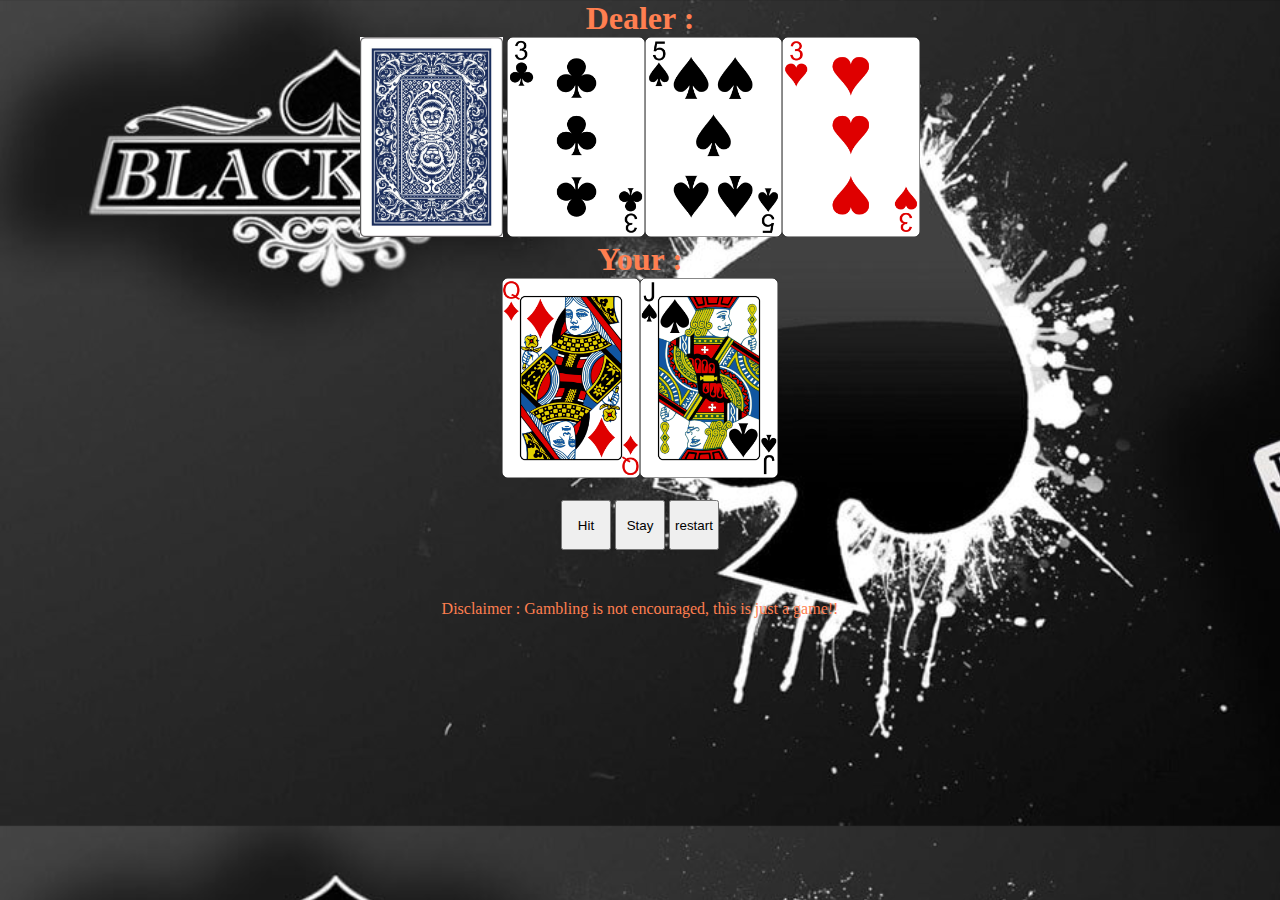
<file: Black Jack/index.html>
<!DOCTYPE html>
<html lang="en">

<head>
    <meta charset="UTF-8">
    <meta http-equiv="X-UA-Compatible" content="IE=edge">
    <meta name="viewport" content="width=device-width, initial-scale=1.0">
    <title>Black Jack</title>
    <link rel="stylesheet" href="./style.css">
</head>

<body>


    <h1> Dealer : <span id="dealer-sum"></span></h1>
    <div id="dealer-card">
        <img src="./img/back.jpg" alt="" class="back" id="hidden">
        <!-- <img src="./img/2-H.png" alt="" class="front"> -->
    </div>

    <h1>Your : <span id="player-sum"></span></h1>
    <div id="player-card">
        <!-- <img src="./img/back.jpg" alt="" class="back">
        <img src="./img/J-S.png" alt="" class="front"> -->
    </div>
    <br>

    <button id="hit">Hit</button>
    <button id="stay">Stay</button>
    <button id="restart">restart</button>
    <p id="result"></p>



    <p>Disclaimer : Gambling is not encouraged, this is just a game!!</p>
    <script src="./script.js"></script>
</body>

</html>
</file>
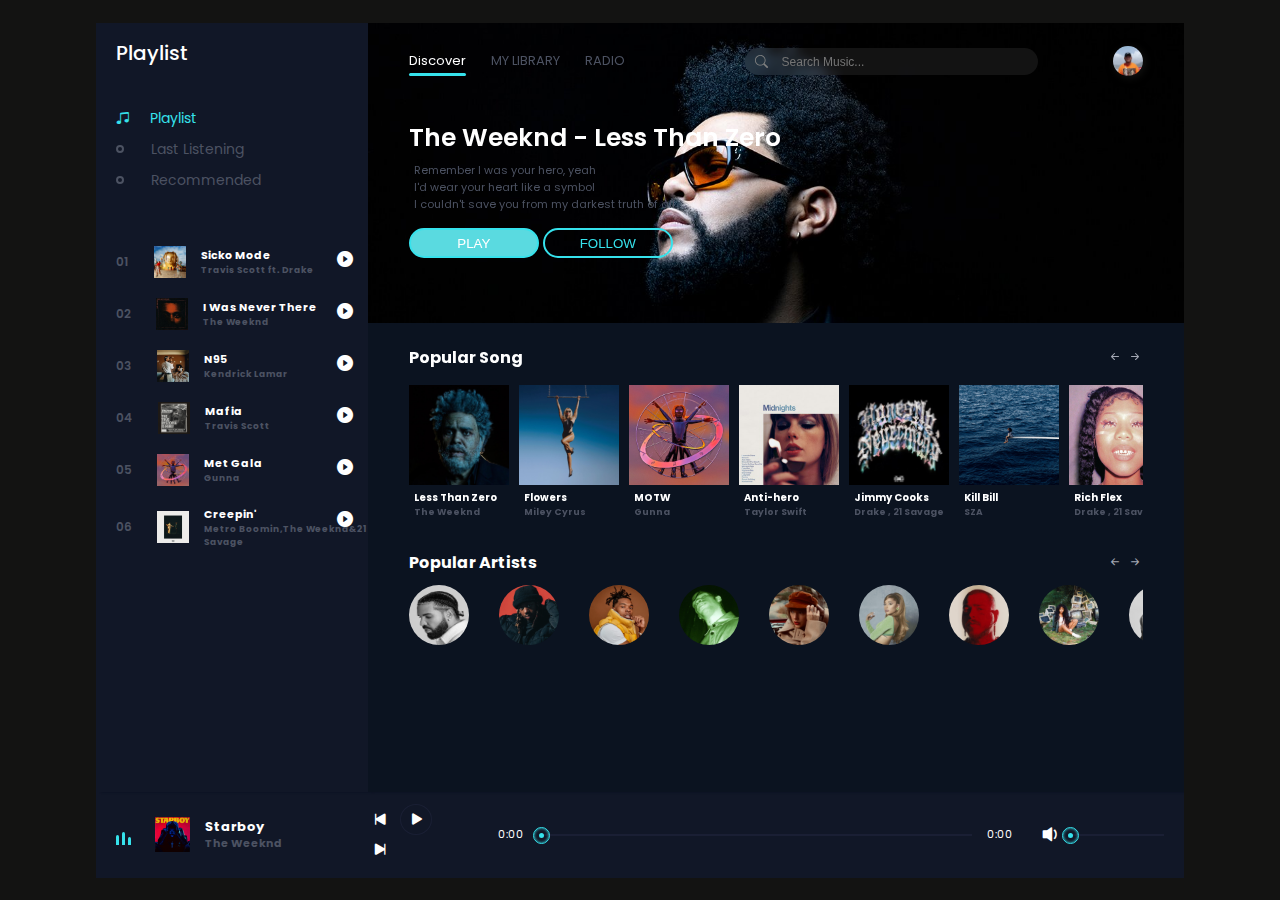
<file: Music Page/index.html>
<!DOCTYPE html>
<html lang="en">

<head>
    <meta charset="UTF-8">
    <meta name="viewport" content="width=device-width, initial-scale=1.0">
    <title>Music Page</title>
    <link href="https://cdn.jsdelivr.net/npm/bootstrap@5.3.0-alpha1/dist/css/bootstrap.min.css" rel="stylesheet"
        integrity="sha384-GLhlTQ8iRABdZLl6O3oVMWSktQOp6b7In1Zl3/Jr59b6EGGoI1aFkw7cmDA6j6gD" crossorigin="anonymous">
    <link rel="stylesheet" href="https://cdn.jsdelivr.net/npm/bootstrap-icons@1.10.3/font/bootstrap-icons.css">
    <link rel="stylesheet" href="./style.css">
</head>

<body>
    <header>
        <div class="menu_side">
            <h1>Playlist</h1>
            <div class="playlist">
                <h4 class="active"><span></span><i class="bi bi-music-note-beamed"></i> Playlist</h4>
                <h4><span></span><i class="bi bi-music-note-beamed"></i> Last Listening</h4>
                <h4><span></span><i class="bi bi-music-note-beamed"></i> Recommended</h4>
            </div>
            <div class="menu_song">
                <li class="songItem">
                    <span>01</span>
                    <img src="img/1.jpg" alt="astroworld">
                    <h5>
                        Sicko Mode
                        <div class="subtitle">Travis Scott</div>
                    </h5>
                    <i class="bi playListPlay bi-play-circle-fill" id="1"></i>
                </li>
                <li class="songItem">
                    <span>02</span>
                    <img src="img/2.jpg" alt="mydearmelancholy">
                    <h5>

                        <div class="subtitle">The Weeknd</div>
                    </h5>
                    <i class="bi playListPlay bi-play-circle-fill" id="2"></i>
                </li>
                <li class="songItem">
                    <span>03</span>
                    <img src="img/3.jpg" alt="mrmoralesandthebigstepper">
                    <h5>
                        N95
                        <div class="subtitle">Kendrick Lamar</div>
                    </h5>
                    <i class="bi playListPlay bi-play-circle-fill" id="3"></i>
                </li>
                <li class="songItem">
                    <span>04</span>
                    <img src="img/4.jpg" alt="mafia">
                    <h5>
                        Mafia
                        <div class="subtitle">Travis Scott</div>
                    </h5>
                    <i class="bi playListPlay bi-play-circle-fill" id="4"></i>
                </li>
                <li class="songItem">
                    <span>05</span>
                    <img src="img/5.jpg" alt="wunna">
                    <h5>
                        Met Gala
                        <div class="subtitle">Gunna</div>
                    </h5>
                    <i class="bi playListPlay bi-play-circle-fill" id="5"></i>
                </li>
                <li class="songItem">
                    <span>06</span>
                    <img src="img/6.jpg" alt="heroesandvillians">
                    <h5>
                        Creepin
                        <div class="subtitle">Metro boomin</div>
                    </h5>
                    <i class="bi playListPlay bi-play-circle-fill" id="6"></i>
                </li>
            </div>
        </div>


        <div class="song_side">
            <nav>
                <ul>
                    <li>Discover <span></span></li>
                    <li>MY LIBRARY</li>
                    <li>RADIO</li>
                </ul>
                <div class="search">
                    <i class="bi bi-search"></i>
                    <input type="text" placeholder="Search Music...">
                </div>
                <div class="user">
                    <img src="img/me.png" alt="User" title="Yang Cui">
                </div>
            </nav>
            <div class="content">
                <h1>The Weeknd - Less Than Zero</h1>
                <p>
                    Remember I was your hero, yeah
                    <br>
                    I'd wear your heart like a symbol
                    <br>
                    I couldn't save you from my darkest truth of all
                </p>
                <div class="buttons">
                    <button>PLAY</button>
                    <button>FOLLOW</button>
                </div>
            </div>
            <div class="popular_song">
                <div class="h4">
                    <h4>Popular Song</h4>
                    <div class="btn_s">
                        <i id="left_scroll" class="bi bi-arrow-left-short"></i>
                        <i id="right_scroll" class="bi bi-arrow-right-short"></i>
                    </div>
                </div>
                <div class="pop_song">
                    <li class="songItem">
                        <div class="img_play">
                            <img src="img/7.jpg" alt="dawnfm">
                            <i class="bi playListPlay bi-play-circle-fill" id="7"></i>
                        </div>
                        <h5>Less Than Zero
                            <br>
                            <div class="subtitle">The Weeknd</div>
                        </h5>
                    </li>
                    <li class="songItem">
                        <div class="img_play">
                            <img src="img/8.jpg" alt="flowers">
                            <i class="bi playListPlay bi-play-circle-fill" id="8"></i>

                        </div>
                        <h5>Flowers
                            <br>
                            <div class="subtitle">Miley Cyrus</div>
                        </h5>
                    </li>
                    <li class="songItem">
                        <div class="img_play">
                            <img src="img/9.jpg" alt="wunna">
                            <i class="bi playListPlay bi-play-circle-fill" id="9"></i>
                        </div>
                        <h5>MOTW
                            <br>
                            <div class="subtitle">Gunna</div>
                        </h5>
                    </li>
                    <li class="songItem">
                        <div class="img_play">
                            <img src="img/10.jpg" alt="midnights">
                            <i class="bi playListPlay bi-play-circle-fill" id="10"></i>
                        </div>
                        <h5>Anti-hero
                            <br>
                            <div class="subtitle">Taylor Swift</div>
                        </h5>
                    </li>
                    <li class="songItem">
                        <div class="img_play">
                            <img src="img/11.jpg" alt="honestlynevermind">
                            <i class="bi playListPlay bi-play-circle-fill" id="11"></i>
                        </div>
                        <h5>Jimmy Cooks
                            <br>
                            <div class="subtitle">Drake , 21 Savage</div>
                        </h5>
                    </li>
                    <li class="songItem">
                        <div class="img_play">
                            <img src="img/12.jpg" alt="SOS">
                            <i class="bi playListPlay bi-play-circle-fill" id="12"></i>
                        </div>
                        <h5>Kill Bill
                            <br>
                            <div class="subtitle">SZA</div>
                        </h5>
                    </li>
                    <li class="songItem">
                        <div class="img_play">
                            <img src="img/13.jpg" alt="her loss">
                            <i class="bi playListPlay bi-play-circle-fill" id="13"></i>
                        </div>
                        <h5>Rich Flex
                            <br>
                            <div class="subtitle">Drake , 21 Savage</div>
                        </h5>
                    </li>
                    <li class="songItem">
                        <div class="img_play">
                            <img src="img/14.jpg" alt="as it was">
                            <i class="bi playListPlay bi-play-circle-fill" id="14"></i>
                        </div>
                        <h5>As It Was
                            <br>
                            <div class="subtitle">Harry Styles</div>
                        </h5>
                    </li>
                    <li class="songItem">
                        <div class="img_play">
                            <img src="img/15.jpg" alt="heroesandvillians">
                            <i class="bi playListPlay bi-play-circle-fill" id="15"></i>
                        </div>
                        <h5>Superhero
                            <br>
                            <div class="subtitle">Metro Boom , Future , Chris Brown</div>
                        </h5>
                    </li>
                </div>
            </div>
            <div class="popular_artists">
                <div class="h4">
                    <h4>Popular Artists</h4>
                    <div class="btn_s">
                        <i id="left_scrolls" class="bi bi-arrow-left-short"></i>
                        <i id="right_scrolls" class="bi bi-arrow-right-short"></i>
                    </div>
                </div>
                <div class="item">
                    <li>
                        <img src="img/drake.jfif" alt="drake" title="Drake">

                    </li>
                    <li>
                        <img src="img/metro.jfif" alt="metro boomin" title="metro boomin">
                    </li>
                    <li>
                        <img src="img/baby.jfif" alt="Lil Baby" title="Lil Baby">
                    </li>
                    <li>
                        <img src="img/travis.jfif" alt="Travis Scott" title="Travis Scott">
                    </li>
                    <li>
                        <img src="img/taylor.jfif" alt="Taylor Swift" title="Taylor Swift">
                    </li>
                    <li>
                        <img src="img/ariana.jfif" alt="Ariana Grande" title="Ariana Grande">
                    </li>
                    <li>
                        <img src="img/post.jfif" alt="Post Malone" title="Post Malone">
                    </li>
                    <li>
                        <img src="img/sza.jfif" alt="SZA" title="SZA">
                    </li>
                    <li>
                        <img src="img/harry.jfif" alt="Harry Styles" title="Harry Styles">
                    </li>
                    <li>
                        <img src="img/bunny.jfif" alt="Bad Bunny" title="Bad Bunny">
                    </li>
                    <li>
                        <img src="img/billie.jfif" alt="Billie Eilish" title="Eilish">
                    </li>

                </div>
            </div>
        </div>


        <div class="master_play">
            <div class="wave">
                <div class="wave1"></div>
                <div class="wave1"></div>
                <div class="wave1"></div>
            </div>
            <img src="img/26th.png" alt="starboy" id="poster_master_play">
            <h5 id="title">Starboy<br>
                <div class="subtitle">The Weeknd</div>
            </h5>
            <div class="icon">
                <i class="bi bi-skip-start-fill" id="back"></i>
                <i class="bi bi-play-fill" id="masterPlay"></i>
                <i class="bi bi-skip-end-fill" id="next"></i>
            </div>
            <span id="currentStart">0:00</span>
            <div class="bar">
                <input type="range" id="seek" min="0" value="0" max="100">
                <div class="bar2" id="bar2"></div>
                <div class="dot"></div>
            </div>
            <span id="currentEnd">0:00</span>

            <div class="vol">
                <i class="bi bi-volume-down-fill" id="vol_icon"></i>
                <input type="range" id="vol" min="0" value="30" max="100">
                <div class="vol_bar"></div>
                <div class="dot" id="vol_dot"></div>
            </div>
        </div>
    </header>
    <script src="https://cdn.jsdelivr.net/npm/bootstrap@5.3.0-alpha1/dist/js/bootstrap.bundle.min.js"
        integrity="sha384-w76AqPfDkMBDXo30jS1Sgez6pr3x5MlQ1ZAGC+nuZB+EYdgRZgiwxhTBTkF7CXvN"
        crossorigin="anonymous"></script>
    <script src="./app.js"></script>
</body>

</html>
</file>
<file: Black Jack/style.css>
* {
    padding: 0;
    margin: 0;
}

body {
    text-align: center;
    background-image: url(./blackjack-background-jack-ace-1.jpg);
    background-size: 1700px;
    color: coral;
}

.back {
    height: 300px;
}

.front {
    height: 300px;
}


button {
    height: 50px;
    width: 50px;

}

#dealer-card img {
    height: 200px;
}

#player-card img {
    height: 200px;
}

p {
    margin-top: 50px;
}
</file>
<file: Music Page/style.css>
/* Google Font 'Poppins'  */
@import url('https://fonts.googleapis.com/css2?family=Poppins:wght@100;200;300;400;500;600;700;800;900&display=swap');

* {
    padding: 0%;
    margin: 0%;
    box-sizing: border-box;
}

body {
    width: 100%;
    height: 100vh;
    background-color: #131312;
    font-family: 'Poppins', sans-serif;
    display: flex;
    align-items: center;
    justify-content: center;
}

header {
    width: 85%;
    height: 95%;
    display: flex;
    flex-wrap: wrap;
    overflow: hidden;
}

header .menu_side,
.song_side {
    position: relative;
    width: 25%;
    height: 90%;
    background-color: #111727;
    box-shadow: 5px 0px 2px #090f1f;
    color: #fff;
}

header .song_side {
    width: 75%;
    background: #0b1320;
}

header .master_play {
    width: 100%;
    height: 10%;
    background: #111727;
    box-shadow: 0px 3px 8px #090f1f;
}

header .menu_side h1 {
    font-size: 20px;
    margin: 15px 0px 0px 20px;
    font-weight: 500;
}

header .menu_side .playlist {
    margin: 40px 0px 0px 20px;
}

header .menu_side .playlist h4 {
    font-size: 14px;
    font-weight: 400;
    padding-bottom: 10px;
    color: #4c5262;
    cursor: pointer;
    display: flex;
    align-items: center;
    transition: .3s linear;
}

header .menu_side .playlist h4:hover {
    color: #fff;
}

header .menu_side .playlist h4 span {
    position: relative;
    margin-right: 35px;
}

header .menu_side .playlist h4 span::before {
    content: '';
    position: absolute;
    width: 4px;
    height: 4px;
    border: 2px solid #4c5262;
    border-radius: 50%;
    top: -4px;
    transition: .3s linear;
}

header .menu_side .playlist h4:hover span::before {
    border: 2px solid #fff;
}

header .menu_side .playlist h4 .bi {
    display: none;
}

header .menu_side .playlist .active {
    color: #36e2ec;
}

header .menu_side .playlist .active span {
    display: none;
}

header .menu_side .playlist .active .bi {
    display: flex;
    margin-right: 20px;
}

header .menu_side .menu_song {
    width: 100%;
    height: 300px;
    margin-top: 40px;
}

header .menu_side .menu_song li {
    position: relative;
    list-style-type: none;
    padding: 5px 0px 5px 20px;
    display: flex;
    align-items: center;
    margin-bottom: 10px;
    cursor: pointer;
    transition: .3s linear;
}

header .menu_side .menu_song li:hover {
    background: rgb(105, 105, 170, .1);
}

header .menu_side .menu_song li span {
    font-size: 12px;
    font-weight: 600;
    color: #4c5262;
}

header .menu_side .menu_song li img {
    width: 32px;
    height: 32px;
    margin-left: 25px;
}

header .menu_side .menu_song li h5 {
    font-size: 11px;
    margin-left: 15px;
}

header .menu_side .menu_song li h5 .subtitle {
    font-size: 9px;
    color: #4c5262;
}

header .menu_side .menu_song li .bi {
    position: absolute;
    right: 15px;
    top: 6px;
    font-size: 16px;
}

header .master_play {
    display: flex;
    align-items: center;
    padding: 0px 20px;
}

header .master_play .wave {
    width: 30px;
    height: 30px;
    padding-bottom: 5px;
    display: flex;
    align-items: flex-end;
    margin-right: 10px;
}

header .master_play .wave .wave1 {
    width: 3px;
    height: 10px;
    margin-right: 3px;
    border-radius: 10px 10px 0px 0px;
    background: #36e2ec;
    animation: unset;
}

header .master_play .wave .wave1:nth-child(2) {
    height: 13px;
}

header .master_play .wave .wave1:nth-child(3) {
    height: 8px;
}

header .master_play .active2 .wave1 {
    animation: wave .5s linear infinite;
}

header .master_play .active2 .wave1:nth-child(2) {
    animation-delay: .4s;
}

header .master_play .active2 .wave1:nth-child(3) {
    animation-delay: .8s;
}

@keyframes wave {
    0% {
        height: 10px;
    }

    50% {
        height: 15px;
    }

    100% {
        height: 10px;
    }
}


header .master_play img {
    width: 35px;
    height: 35px;
}

header .master_play h5 {
    width: 130px;
    font-size: 13px;
    margin-left: 15px;
    color: #fff;
    line-height: 17px;
}

header .master_play h5 .subtitle {
    font-size: 11px;
    color: #4c5262;
}

header .master_play .icon {
    font-size: 20px;
    color: #fff;
    margin: 0px 20px 0px 40px;
    outline: none;
}

header .master_play .icon .bi {
    cursor: pointer;
    outline: none;
}

header .master_play .icon .bi:nth-child(2) {
    border: 1px solid rgb(105, 105, 170, .1);
    border-radius: 50%;
    padding: 1px 4px 0px 6px;
    margin: 0px 5px;
    transition: .3s linear;
}

header .master_play span {
    color: #fff;
    width: 32px;
    font-size: 11px;
    font-weight: 400;
}

header .master_play #currentStart {
    margin: 0px 0px 0px 20px;
}

header .master_play .bar {
    position: relative;
    width: 43%;
    height: 2px;
    background: rgb(105, 105, 170, .1);
    margin: 0px 15px 0px 10px;
}

header .master_play .bar .bar2 {
    position: absolute;
    background: #36e2ec;
    width: 0%;
    height: 100%;
    top: 0;
    transition: 1s linear;
}

header .master_play .bar .dot {
    position: absolute;
    width: 5px;
    height: 5px;
    background: #36e2ec;
    border-radius: 50%;
    left: 0%;
    top: -1px;
    transition: 1s linear;
}

header .master_play .bar .dot::before {
    content: '';
    position: absolute;
    width: 15px;
    height: 15px;
    border: 1px solid #36e2ec;
    border-radius: 50%;
    left: -6px;
    top: -6px;
    box-shadow: inset 0px 0px 3px #36e2ec;
}

header .master_play .bar input {
    position: absolute;
    width: 100%;
    top: -6px;
    left: 0;
    cursor: pointer;
    z-index: 99999999;
    transition: 3s linear;
    opacity: 0;
}

header .master_play .vol {
    position: relative;
    width: 100px;
    height: 2px;
    margin-left: 50px;
    background: rgb(105, 105, 170, .1);
}

header .master_play .vol .bi {
    position: absolute;
    color: #fff;
    font-size: 25px;
    top: -17px;
    left: -30px;
}

header .master_play .vol input {
    position: absolute;
    width: 100%;
    top: -10px;
    left: 0;
    cursor: pointer;
    z-index: 99999999;
    transition: 3s linear;
    opacity: 0;
}

header .master_play .vol .vol_bar {
    position: absolute;
    background: #36e2ec;
    width: 0%;
    height: 100%;
    top: 0;
    transition: 1s linear;
}

header .master_play .vol .dot {
    position: absolute;
    width: 5px;
    height: 5px;
    background: #36e2ec;
    border-radius: 50%;
    left: 0%;
    top: -1px;
    transition: 1s linear;
}

header .master_play .vol .dot::before {
    content: '';
    position: absolute;
    width: 15px;
    height: 15px;
    border: 1px solid #36e2ec;
    border-radius: 50%;
    left: -6px;
    top: -6px;
    box-shadow: inset 0px 0px 3px #36e2ec;
}

header .song_side {
    z-index: 2;
}

header .song_side::before {
    content: '';
    position: absolute;
    width: 100%;
    height: 300px;
    background: url('./img/bg.jpeg');
    background-size: cover;
    z-index: -1;
}

header .song_side nav {
    width: 90%;
    height: 10%;
    margin: auto;
    /* border: 1px solid #fff; */
    display: flex;
    align-items: center;
    justify-content: space-between;
}

header .song_side nav ul {
    display: flex;
}

header .song_side nav ul li {
    position: relative;
    list-style-type: none;
    font-size: 13px;
    color: #4c5262;
    margin-right: 25px;
    cursor: pointer;
    transition: .3s linear;
}

header .song_side nav ul li:hover {
    color: #fff;
}

header .song_side nav ul li:nth-child(1) {
    color: #fff;
}

header .song_side nav ul li span {
    position: absolute;
    width: 100%;
    height: 2.5px;
    background: #36e2ec;
    bottom: -5px;
    left: 0;
    border-radius: 20px;
}

header .song_side nav .search {
    position: relative;
    width: 40%;
    padding: 1px 10px;
    border-radius: 20px;
    color: gray;
}

header .song_side nav .search::before {
    content: '';
    position: absolute;
    width: 100%;
    height: 100%;
    border-radius: 20px;
    background: rgb(184, 184, 184, .1);
    backdrop-filter: blur(5px);
    z-index: -1;
}

header .song_side nav .search .bi {
    font-size: 13px;
    padding: 3px 0px 0px 10px;
}

header .song_side nav .search input {
    background: none;
    outline: none;
    border: none;
    padding: 0px 10px;
    color: #fff;
    font-size: 12px;
}

header .song_side nav .user {
    position: relative;
    width: 30px;
    height: 30px;
    border-radius: 50%;
    cursor: pointer;
}

header .song_side nav .user img {
    position: absolute;
    width: 30px;
    height: 30px;
    border-radius: 50%;
    box-shadow: 2px 2px 8px #131312;
}

header .song_side .content {
    width: 90%;
    height: 30%;
    margin: auto;
    /* border: 1px solid #fff; */
    padding-top: 20px;
}

header .song_side .content h1 {
    font-size: 25px;
    font-weight: 600;
}

header .song_side .content p {
    font-size: 11px;
    font-weight: 400;
    color: #4c5262;
    margin: 5px;
}

header .song_side .content .buttons {
    margin-top: 15px;
}

header .song_side .content .buttons button {
    width: 130px;
    height: 30px;
    border: 2px solid #36e2ec;
    outline: none;
    border-radius: 20px;
    background: #5adae0;
    color: #fff;
    cursor: pointer;
    transition: .3s linear;
}

header .song_side .content .buttons button:hover {
    border: 2px solid #36e2ec;
    background: none;
    color: #36e2ec;
}

header .song_side .content .buttons button:nth-child(2) {
    border: 2px solid #36e2ec;
    background: none;
    color: #36e2ec;
}

header .song_side .content .buttons button:nth-child(2):hover {
    border: 2px solid #36e2ec;
    background: #36e2ec;
    color: #fff;
}

header .song_side .popular_song {
    width: 90%;
    height: auto;
    /* border: 1px solid #fff; */
    margin: auto;
    margin-top: 15px;
}

header .song_side .popular_song .h4 {
    display: flex;
    align-items: center;
    justify-content: space-between;
}

header .song_side .popular_song .h4 .bi {
    color: #a4a8b4;
    cursor: pointer;
    transition: .3s linear;
}

header .song_side .popular_song .h4 .bi:hover {
    color: #fff;
}

header .song_side .popular_song .pop_song {
    width: 100%;
    height: 150px;
    margin-top: 15px;
    display: flex;
    overflow-x: auto;
    scroll-behavior: smooth;
}

header .song_side .popular_song .pop_song::-webkit-scrollbar {
    display: none;
}

header .song_side .popular_song .pop_song li {
    min-width: 100px;
    height: 140px;
    list-style-type: none;
    margin-right: 10px;
    transition: .3s linear;
}

header .song_side .popular_song .pop_song li:hover {
    background: rgb(105, 105, 170, .1);
}

header .song_side .popular_song .pop_song li .img_play {
    position: relative;
    width: 100px;
    height: 100px;
    display: flex;
    align-items: center;
    justify-content: center;
}

header .song_side .popular_song .pop_song li .img_play img {
    width: 100%;
    height: 100%;
}

header .song_side .popular_song .pop_song li .img_play .bi {
    position: absolute;
    font-size: 20px;
    cursor: pointer;
    transition: .3s linear;
    opacity: 0;
}

header .song_side .popular_song .pop_song li .img_play:hover .bi {
    opacity: 1;
}

header .song_side .popular_song .pop_song li h5 {
    padding: 5px 0px 0px 5px;
    line-height: 15px;
    font-size: 10px;
}

header .song_side .popular_song .pop_song li h5 .subtitle {
    font-size: 9px;
    color: #4c5262;
}

header .song_side .popular_artists {
    width: 90%;
    height: auto;
    /* border: 1px solid #fff; */
    margin: auto;
    margin-top: 15px;
}

header .song_side .popular_artists .h4 {
    display: flex;
    align-items: center;
    justify-content: space-between;
}

header .song_side .popular_artists .h4 .bi {
    color: #a4a8b4;
    cursor: pointer;
    transition: .3s linear;
}

header .song_side .popular_artists .h4 .bi:hover {
    color: #fff;
}

header .song_side .popular_artists .item {
    width: 100%;
    height: auto;
    margin-top: 10px;
    display: flex;
    overflow-x: auto;
    scroll-behavior: smooth;
}

header .song_side .popular_artists .item::-webkit-scrollbar {
    display: none;
}

header .song_side .popular_artists .item li {
    list-style-type: none;
    position: relative;
    min-width: 60px;
    height: 60px;
    /* background-color: #fff; */
    border-radius: 50%;
    margin-right: 20px;
    cursor: pointer;
}

header .song_side .popular_artists .item li img {
    width: 100%;
    height: 100%;
    border-radius: 50%;
    position: absolute;
}

.item {
    gap: 10px;
}
</file>
